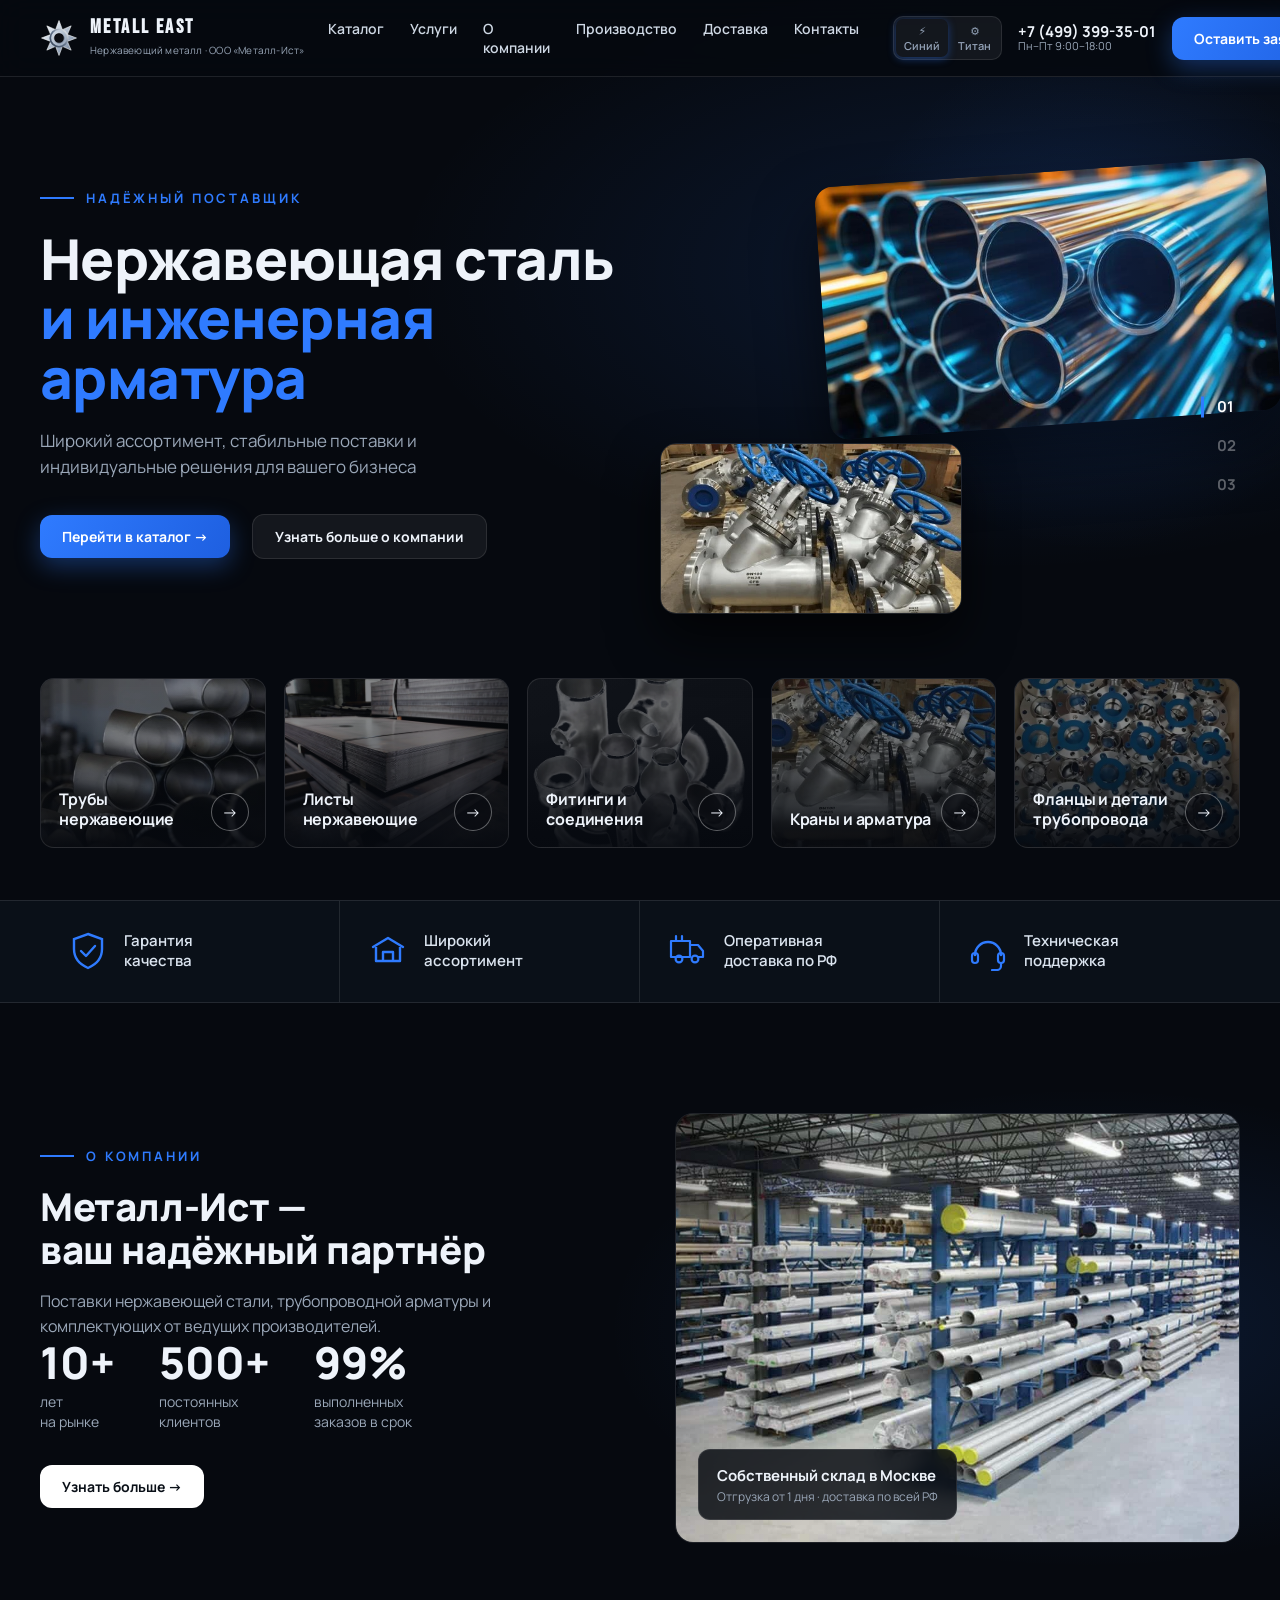
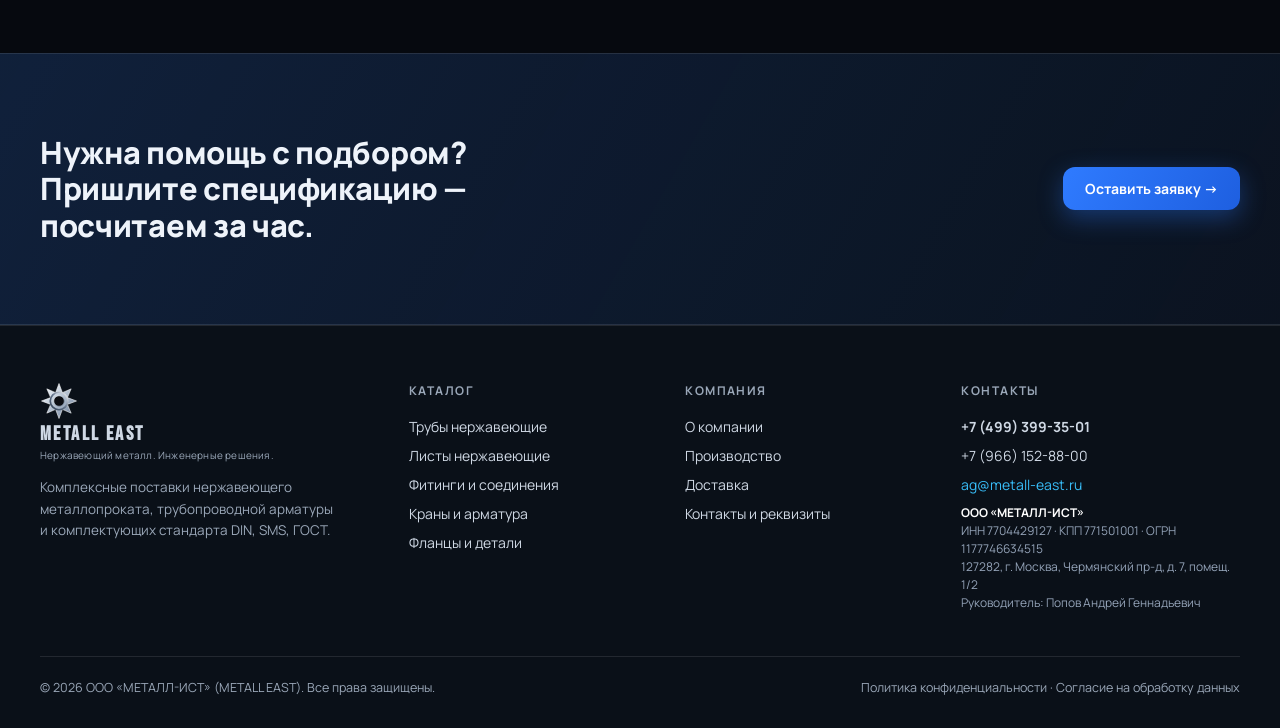
<file: index.html>
<!DOCTYPE html>
<html lang="ru">
<head>
<meta charset="UTF-8">
<meta name="viewport" content="width=device-width, initial-scale=1.0">
<title>МЕТАЛЛ-ИСТ — Нержавеющая сталь и инженерная арматура</title>
<meta name="description" content="Поставки нержавеющей стали, трубопроводной арматуры и комплектующих от ведущих производителей. Широкий ассортимент, стабильные поставки.">
<link rel="preconnect" href="https://fonts.googleapis.com">
<link href="https://fonts.googleapis.com/css2?family=Inter:wght@400;500;600;700;800&family=Manrope:wght@400;500;600;700;800&display=swap" rel="stylesheet">
<link rel="stylesheet" href="css/style.css">
</head>
<body>
<div id="site-header"></div>

<section class="hero">
  <div class="container hero-main">
    <div>
      <div class="hero-eyebrow">Надёжный поставщик</div>
      <h1>Нержавеющая сталь <span class="accent">и инженерная арматура</span></h1>
      <p class="lead">Широкий ассортимент, стабильные поставки и индивидуальные решения для вашего бизнеса</p>
      <div class="hero-actions">
        <a href="catalog.html" class="btn btn-blue">Перейти в каталог →</a>
        <a href="about.html" class="btn btn-ghost">Узнать больше о компании</a>
      </div>
    </div>
    <div class="hero-visual">
      <img class="pipes-img" src="img/hero-pipes.jpg" alt="Нержавеющие трубы">
      <img class="valves-img" src="img/cat-valves.jpg" alt="Нержавеющая арматура">
    </div>
  </div>

  <div class="slide-nav"><a href="#" class="active">01</a><a href="#">02</a><a href="#">03</a></div>

  <div class="container cats">
    <div class="cats-grid">
      <a class="cat-card" href="catalog.html?cat=truby">
        <img class="art" src="img/cat-pipes.jpg" alt="Трубы нержавеющие"><span class="shade"></span>
        <h3>Трубы нержавеющие</h3><span class="go">→</span>
      </a>
      <a class="cat-card" href="catalog.html?cat=listy">
        <img class="art" src="img/cat-sheets.jpg" alt="Листы нержавеющие"><span class="shade"></span>
        <h3>Листы нержавеющие</h3><span class="go">→</span>
      </a>
      <a class="cat-card" href="catalog.html?cat=fitingi">
        <img class="art" src="img/cat-fittings.png" alt="Фитинги и соединения"><span class="shade"></span>
        <h3>Фитинги и соединения</h3><span class="go">→</span>
      </a>
      <a class="cat-card" href="catalog.html?cat=krany">
        <img class="art" src="img/cat-valves.jpg" alt="Краны и арматура"><span class="shade"></span>
        <h3>Краны и арматура</h3><span class="go">→</span>
      </a>
      <a class="cat-card" href="catalog.html?cat=flantsy">
        <img class="art" src="img/cat-flanges.jpg" alt="Фланцы и детали трубопровода"><span class="shade"></span>
        <h3>Фланцы и детали трубопровода</h3><span class="go">→</span>
      </a>
    </div>
  </div>
</section>

<section class="features" id="features">
  <div class="container features-grid">
    <div class="feature">
      <svg width="40" height="40" viewBox="0 0 40 40" fill="none"><path d="M20 3l14 5v10c0 9-6 15.5-14 19C12 33.5 6 27 6 18V8l14-5z" stroke="#2f7bff" stroke-width="2.4"/><path d="M13 20l5 5 9-10" stroke="#2f7bff" stroke-width="2.4" stroke-linecap="round" stroke-linejoin="round"/></svg>
      <p>Гарантия<br>качества</p>
    </div>
    <div class="feature">
      <svg width="40" height="40" viewBox="0 0 40 40" fill="none"><path d="M5 16L20 7l15 9" stroke="#2f7bff" stroke-width="2.4" stroke-linecap="round" stroke-linejoin="round"/><path d="M8 16v14h24V16" stroke="#2f7bff" stroke-width="2.4" stroke-linejoin="round"/><path d="M15 30v-9h10v9" stroke="#2f7bff" stroke-width="2.4" stroke-linejoin="round"/></svg>
      <p>Широкий<br>ассортимент</p>
    </div>
    <div class="feature">
      <svg width="40" height="40" viewBox="0 0 40 40" fill="none"><path d="M3 10h19v16H3z" stroke="#2f7bff" stroke-width="2.2" stroke-linejoin="round"/><path d="M22 14h8l5 6v6h-5" stroke="#2f7bff" stroke-width="2.2" stroke-linejoin="round"/><circle cx="11" cy="28" r="3.4" stroke="#2f7bff" stroke-width="2.2"/><circle cx="27" cy="28" r="3.4" stroke="#2f7bff" stroke-width="2.2"/><path d="M8 5v5M14 5v5" stroke="#2f7bff" stroke-width="2.2" stroke-linecap="round"/></svg>
      <p>Оперативная<br>доставка по РФ</p>
    </div>
    <div class="feature">
      <svg width="40" height="40" viewBox="0 0 40 40" fill="none"><path d="M7 24a13 13 0 0 1 26 0" stroke="#2f7bff" stroke-width="2.4" stroke-linecap="round"/><rect x="4" y="22" width="6" height="10" rx="3" fill="none" stroke="#2f7bff" stroke-width="2.2"/><rect x="30" y="22" width="6" height="10" rx="3" fill="none" stroke="#2f7bff" stroke-width="2.2"/><path d="M33 32v3a4 4 0 0 1-4 4h-5" stroke="#2f7bff" stroke-width="2.2" stroke-linecap="round"/></svg>
      <p>Техническая<br>поддержка</p>
    </div>
  </div>
</section>

<section class="about" id="about">
  <div class="container about-grid">
    <div>
      <div class="eyebrow">О компании</div>
      <h2>Металл-Ист —<br>ваш надёжный партнёр</h2>
      <p>Поставки нержавеющей стали, трубопроводной арматуры и комплектующих от ведущих производителей.</p>
      <div class="stats">
        <div class="stat"><b>10+</b><span>лет<br>на рынке</span></div>
        <div class="stat"><b>500+</b><span>постоянных<br>клиентов</span></div>
        <div class="stat"><b>99%</b><span>выполненных<br>заказов в срок</span></div>
      </div>
      <a href="about.html" class="btn btn-white">Узнать больше →</a>
    </div>
    <div class="about-visual">
      <img src="img/warehouse.jpg" alt="Склад нержавеющего металлопроката">
      <div class="badge"><b>Собственный склад в Москве</b><span>Отгрузка от 1 дня · доставка по всей РФ</span></div>
    </div>
  </div>
</section>

<section class="cta-band">
  <div class="container cta-inner">
    <h2>Нужна помощь с подбором? Пришлите спецификацию — посчитаем за час.</h2>
    <button class="btn btn-blue" data-modal>Оставить заявку →</button>
  </div>
</section>

<div id="site-footer"></div>
<script src="js/data.js"></script>
<script src="js/layout.js"></script>
<script src="js/main.js"></script>
</body>
</html>
</file>
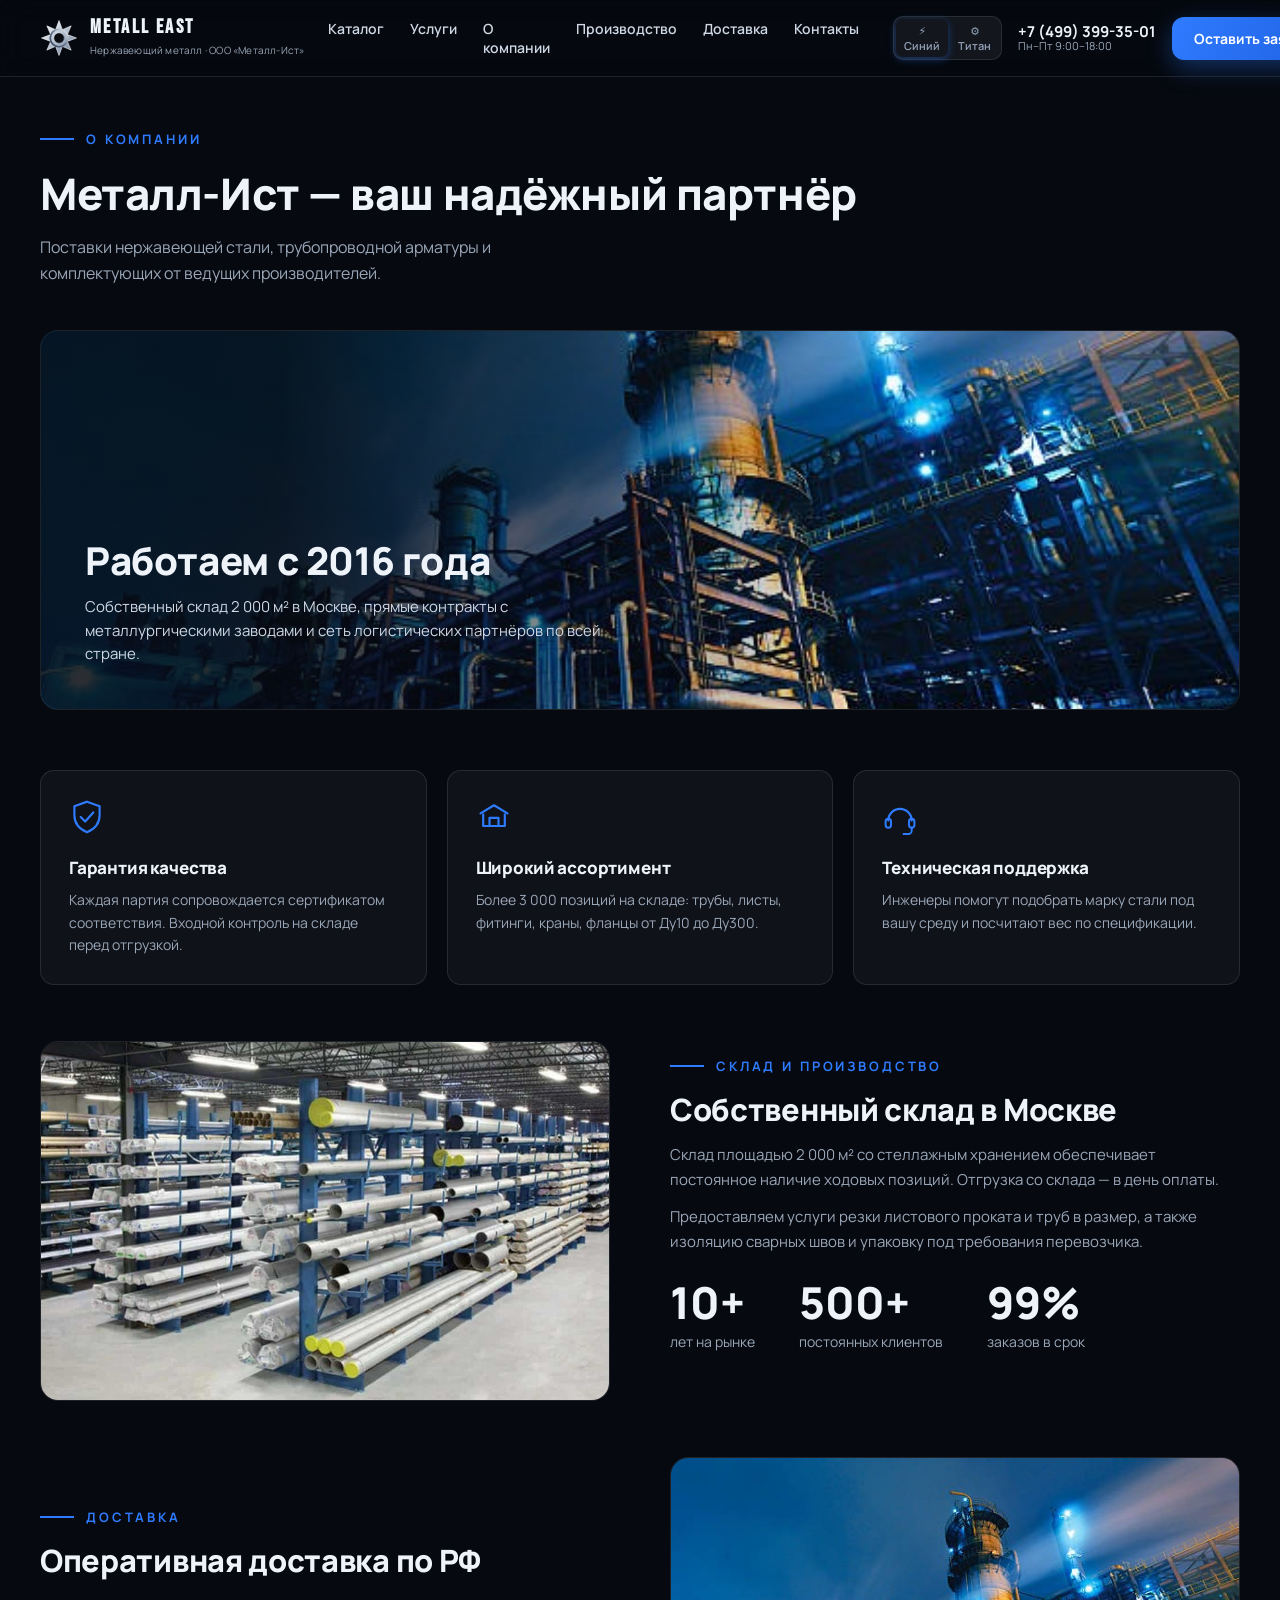
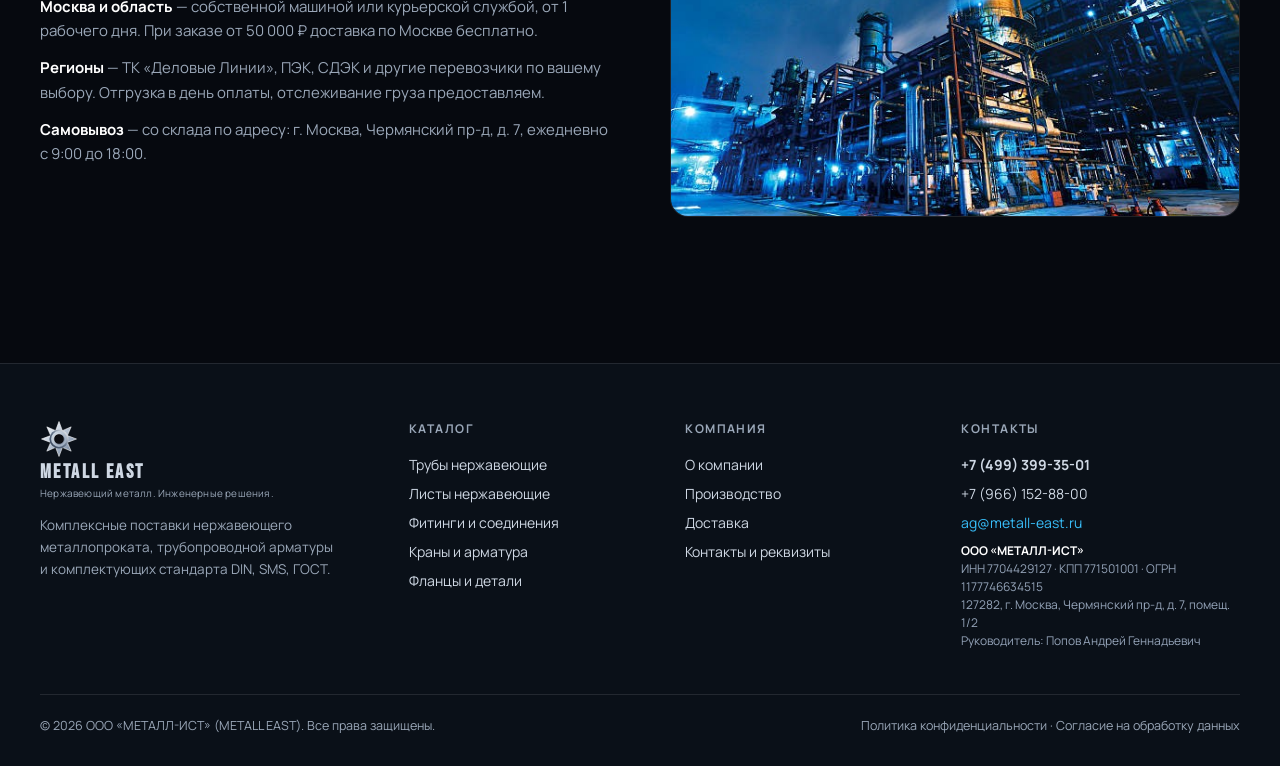
<file: about.html>
<!DOCTYPE html>
<html lang="ru">
<head>
<meta charset="UTF-8">
<meta name="viewport" content="width=device-width, initial-scale=1.0">
<title>О компании — МЕТАЛЛ-ИСТ</title>
<meta name="description" content="Металл-Ист — поставщик нержавеющей стали и трубопроводной арматуры с 2016 года. Склад в Москве, доставка по всей России.">
<link rel="preconnect" href="https://fonts.googleapis.com">
<link href="https://fonts.googleapis.com/css2?family=Inter:wght@400;500;600;700;800&family=Manrope:wght@400;500;600;700;800&display=swap" rel="stylesheet">
<link rel="stylesheet" href="css/style.css">
</head>
<body>
<div id="site-header"></div>

<div class="page">
  <div class="container">
    <div class="page-head">
      <div class="eyebrow">О компании</div>
      <h1>Металл-Ист — ваш надёжный партнёр</h1>
      <p>Поставки нержавеющей стали, трубопроводной арматуры и комплектующих от ведущих производителей.</p>
    </div>

    <div class="about-hero">
      <img src="img/plant.jpg" alt="Производство">
      <div class="ah-text">
        <h2>Работаем с 2016 года</h2>
        <p>Собственный склад 2 000 м² в Москве, прямые контракты с металлургическими заводами и сеть логистических партнёров по всей стране.</p>
      </div>
    </div>

    <div class="values-grid">
      <div class="value-card">
        <svg width="36" height="36" viewBox="0 0 40 40" fill="none"><path d="M20 3l14 5v10c0 9-6 15.5-14 19C12 33.5 6 27 6 18V8l14-5z" stroke="#2f7bff" stroke-width="2.4"/><path d="M13 20l5 5 9-10" stroke="#2f7bff" stroke-width="2.4" stroke-linecap="round" stroke-linejoin="round"/></svg>
        <h3>Гарантия качества</h3>
        <p>Каждая партия сопровождается сертификатом соответствия. Входной контроль на складе перед отгрузкой.</p>
      </div>
      <div class="value-card">
        <svg width="36" height="36" viewBox="0 0 40 40" fill="none"><path d="M5 16L20 7l15 9" stroke="#2f7bff" stroke-width="2.4" stroke-linecap="round" stroke-linejoin="round"/><path d="M8 16v14h24V16" stroke="#2f7bff" stroke-width="2.4" stroke-linejoin="round"/><path d="M15 30v-9h10v9" stroke="#2f7bff" stroke-width="2.4" stroke-linejoin="round"/></svg>
        <h3>Широкий ассортимент</h3>
        <p>Более 3 000 позиций на складе: трубы, листы, фитинги, краны, фланцы от Ду10 до Ду300.</p>
      </div>
      <div class="value-card">
        <svg width="36" height="36" viewBox="0 0 40 40" fill="none"><path d="M7 24a13 13 0 0 1 26 0" stroke="#2f7bff" stroke-width="2.4" stroke-linecap="round"/><rect x="4" y="22" width="6" height="10" rx="3" fill="none" stroke="#2f7bff" stroke-width="2.2"/><rect x="30" y="22" width="6" height="10" rx="3" fill="none" stroke="#2f7bff" stroke-width="2.2"/><path d="M33 32v3a4 4 0 0 1-4 4h-5" stroke="#2f7bff" stroke-width="2.2" stroke-linecap="round"/></svg>
        <h3>Техническая поддержка</h3>
        <p>Инженеры помогут подобрать марку стали под вашу среду и посчитают вес по спецификации.</p>
      </div>
    </div>

    <div class="two-col" id="production">
      <img src="img/warehouse.jpg" alt="Склад Металл-Ист">
      <div>
        <div class="eyebrow">Склад и производство</div>
        <h2 style="margin-top:16px">Собственный склад в Москве</h2>
        <p>Склад площадью 2 000 м² со стеллажным хранением обеспечивает постоянное наличие ходовых позиций. Отгрузка со склада — в день оплаты.</p>
        <p>Предоставляем услуги резки листового проката и труб в размер, а также изоляцию сварных швов и упаковку под требования перевозчика.</p>
        <div class="stats" style="margin-top:26px">
          <div class="stat"><b>10+</b><span>лет на рынке</span></div>
          <div class="stat"><b>500+</b><span>постоянных клиентов</span></div>
          <div class="stat"><b>99%</b><span>заказов в срок</span></div>
        </div>
      </div>
    </div>

    <div class="two-col" id="delivery">
      <div>
        <div class="eyebrow">Доставка</div>
        <h2 style="margin-top:16px">Оперативная доставка по РФ</h2>
        <p><b style="color:#fff">Москва и область</b> — собственной машиной или курьерской службой, от 1 рабочего дня. При заказе от 50 000 ₽ доставка по Москве бесплатно.</p>
        <p><b style="color:#fff">Регионы</b> — ТК «Деловые Линии», ПЭК, СДЭК и другие перевозчики по вашему выбору. Отгрузка в день оплаты, отслеживание груза предоставляем.</p>
        <p><b style="color:#fff">Самовывоз</b> — со склада по адресу: г. Москва, Чермянский пр-д, д. 7, ежедневно с 9:00 до 18:00.</p>
      </div>
      <img src="img/plant.jpg" alt="Логистика">
    </div>
  </div>
</div>

<div id="site-footer"></div>
<script src="js/data.js"></script>
<script src="js/layout.js"></script>
<script src="js/main.js"></script>
</body>
</html>
</file>
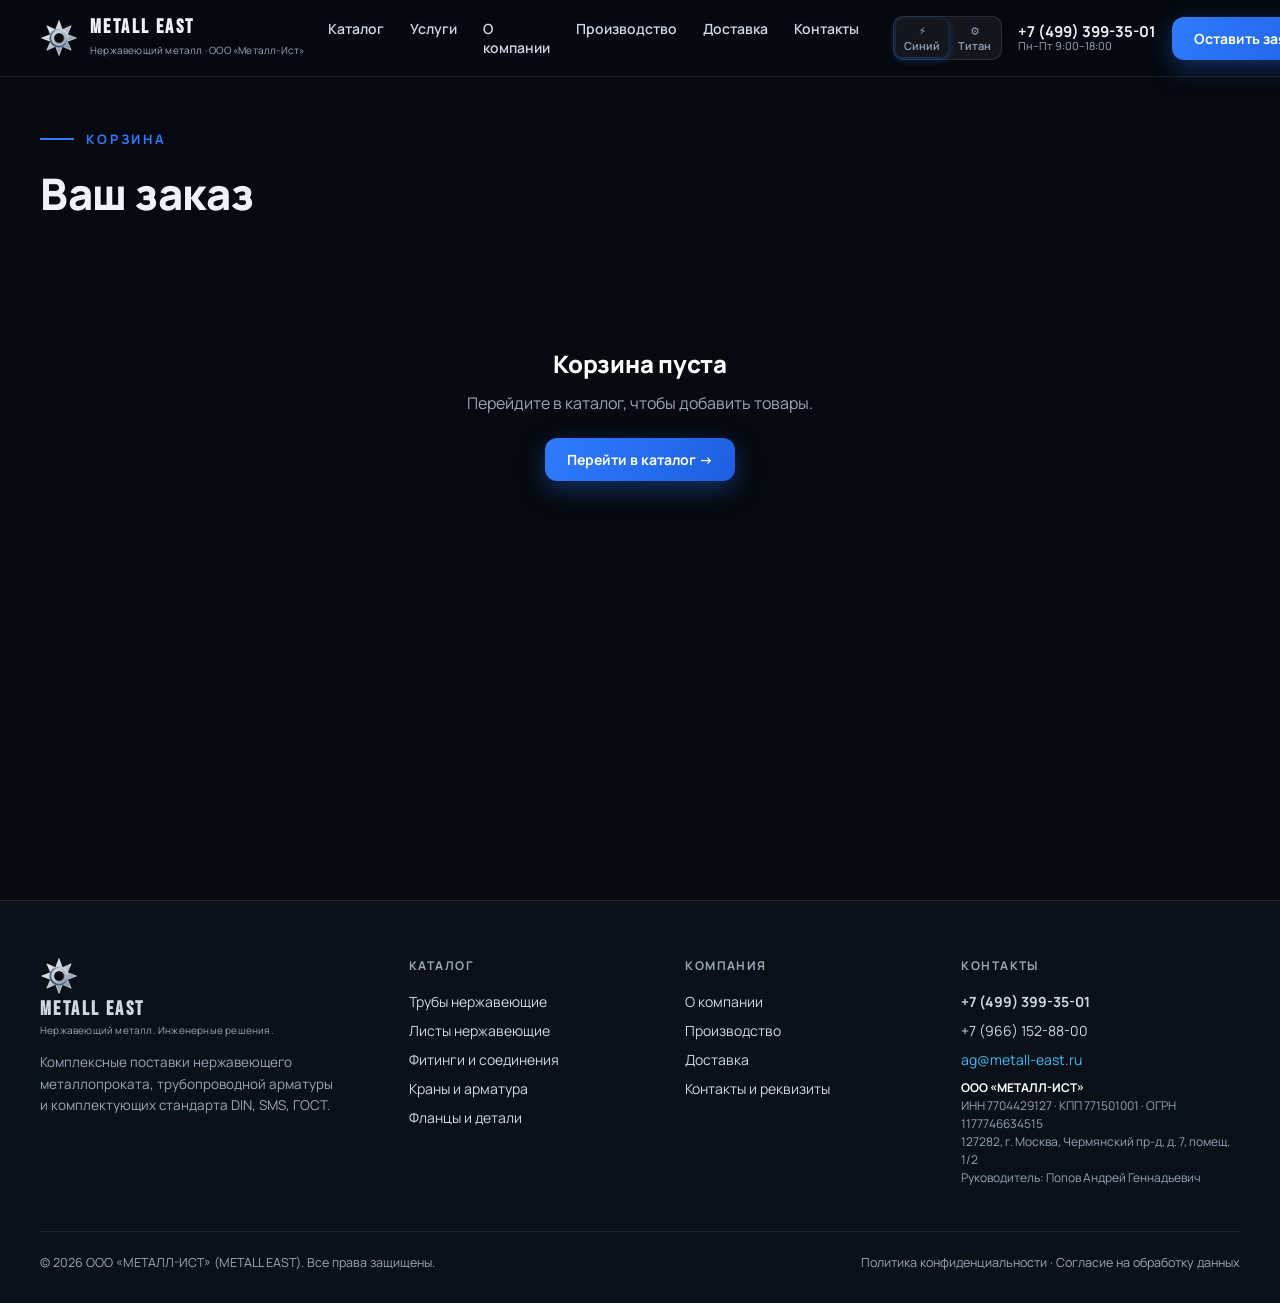
<file: cart.html>
<!DOCTYPE html>
<html lang="ru">
<head>
<meta charset="UTF-8">
<meta name="viewport" content="width=device-width, initial-scale=1.0">
<title>Корзина — МЕТАЛЛ-ИСТ</title>
<link rel="preconnect" href="https://fonts.googleapis.com">
<link href="https://fonts.googleapis.com/css2?family=Inter:wght@400;500;600;700;800&family=Manrope:wght@400;500;600;700;800&display=swap" rel="stylesheet">
<link rel="stylesheet" href="css/style.css">
</head>
<body>
<div id="site-header"></div>

<div class="page">
  <div class="container">
    <div class="page-head">
      <div class="eyebrow">Корзина</div>
      <h1>Ваш заказ</h1>
    </div>
    <div id="cartRoot"></div>
  </div>
</div>

<div id="site-footer"></div>
<script src="js/data.js"></script>
<script src="js/layout.js"></script>
<script src="js/main.js"></script>
<script src="js/cart.js"></script>
</body>
</html>
</file>
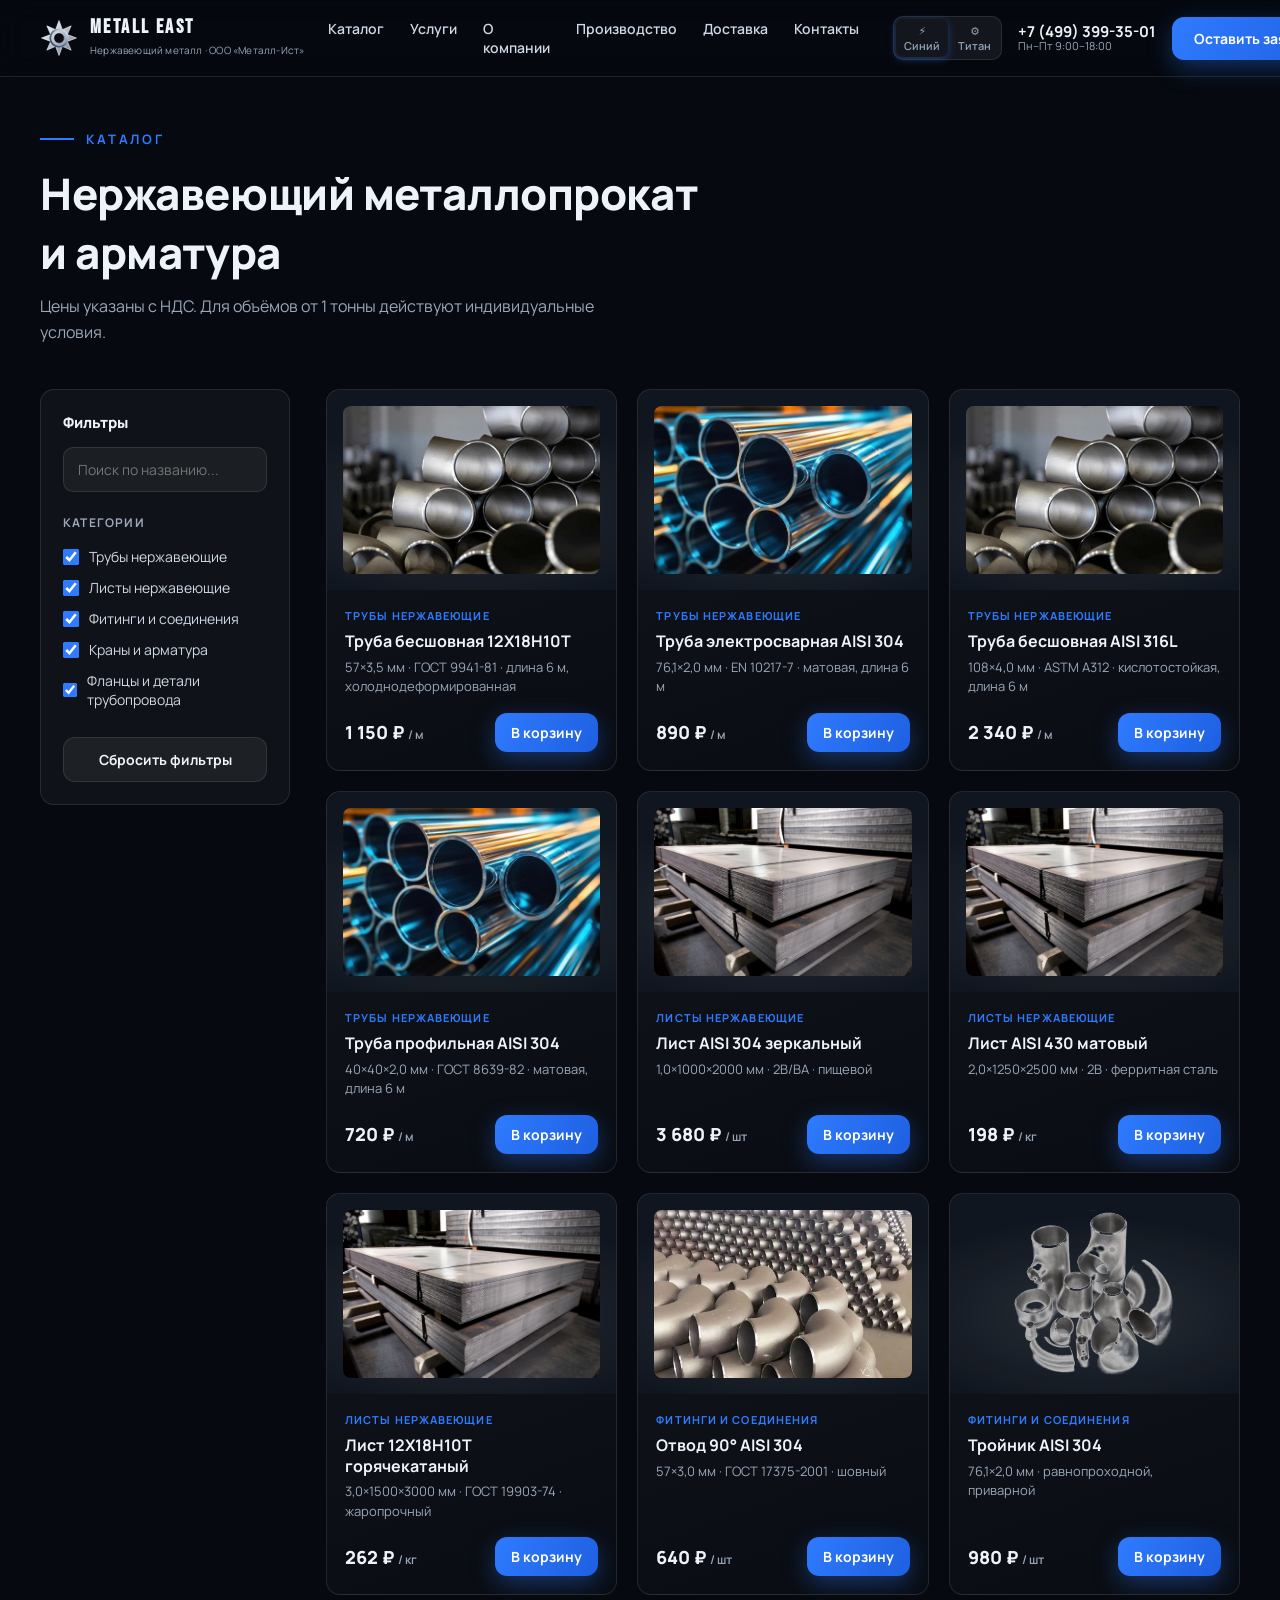
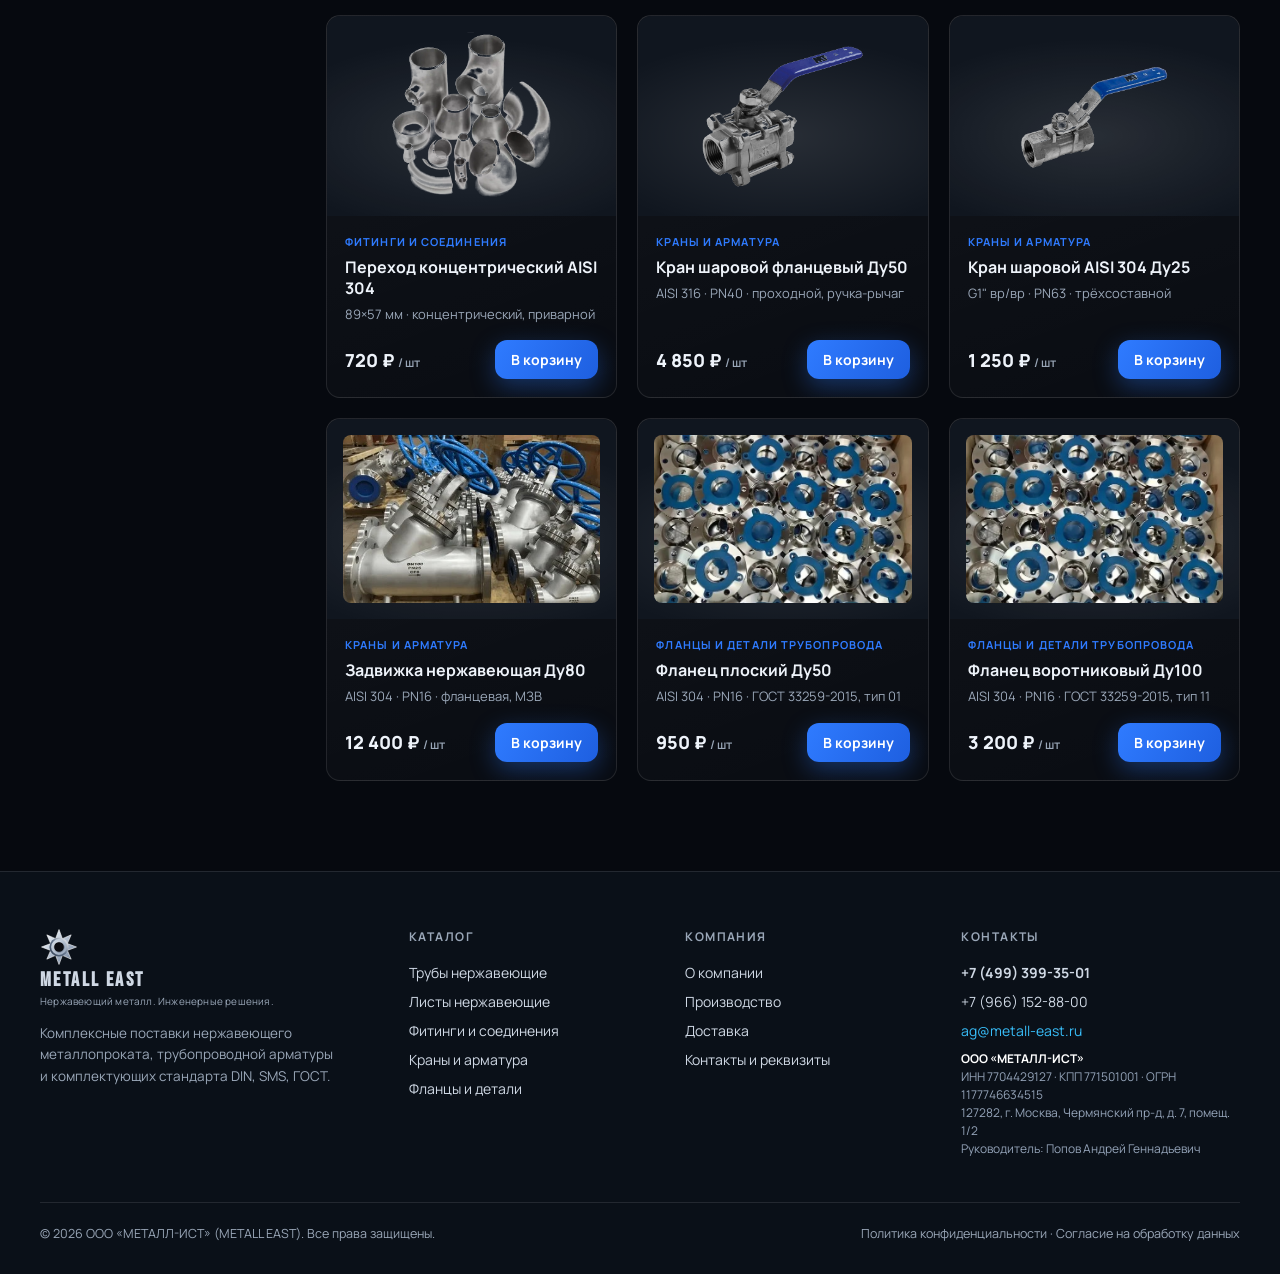
<file: catalog.html>
<!DOCTYPE html>
<html lang="ru">
<head>
<meta charset="UTF-8">
<meta name="viewport" content="width=device-width, initial-scale=1.0">
<title>Каталог — МЕТАЛЛ-ИСТ</title>
<meta name="description" content="Каталог нержавеющего металлопроката: трубы, листы, фитинги, краны, фланцы.">
<link rel="preconnect" href="https://fonts.googleapis.com">
<link href="https://fonts.googleapis.com/css2?family=Inter:wght@400;500;600;700;800&family=Manrope:wght@400;500;600;700;800&display=swap" rel="stylesheet">
<link rel="stylesheet" href="css/style.css">
</head>
<body>
<div id="site-header"></div>

<div class="page">
  <div class="container">
    <div class="page-head">
      <div class="eyebrow">Каталог</div>
      <h1>Нержавеющий металлопрокат<br>и арматура</h1>
      <p>Цены указаны с НДС. Для объёмов от 1 тонны действуют индивидуальные условия.</p>
    </div>
    <div class="catalog-layout">
      <aside class="filters">
        <h3>Фильтры</h3>
        <input class="search-input" id="search" type="text" placeholder="Поиск по названию...">
        <div class="filter-group">
          <p>Категории</p>
          <div id="catFilters"></div>
        </div>
        <button class="btn btn-ghost" id="resetFilters" style="width:100%;justify-content:center">Сбросить фильтры</button>
      </aside>
      <div class="products-grid" id="productsGrid"></div>
    </div>
  </div>
</div>

<div id="site-footer"></div>
<script src="js/data.js"></script>
<script src="js/layout.js"></script>
<script src="js/main.js"></script>
<script src="js/catalog.js"></script>
</body>
</html>
</file>
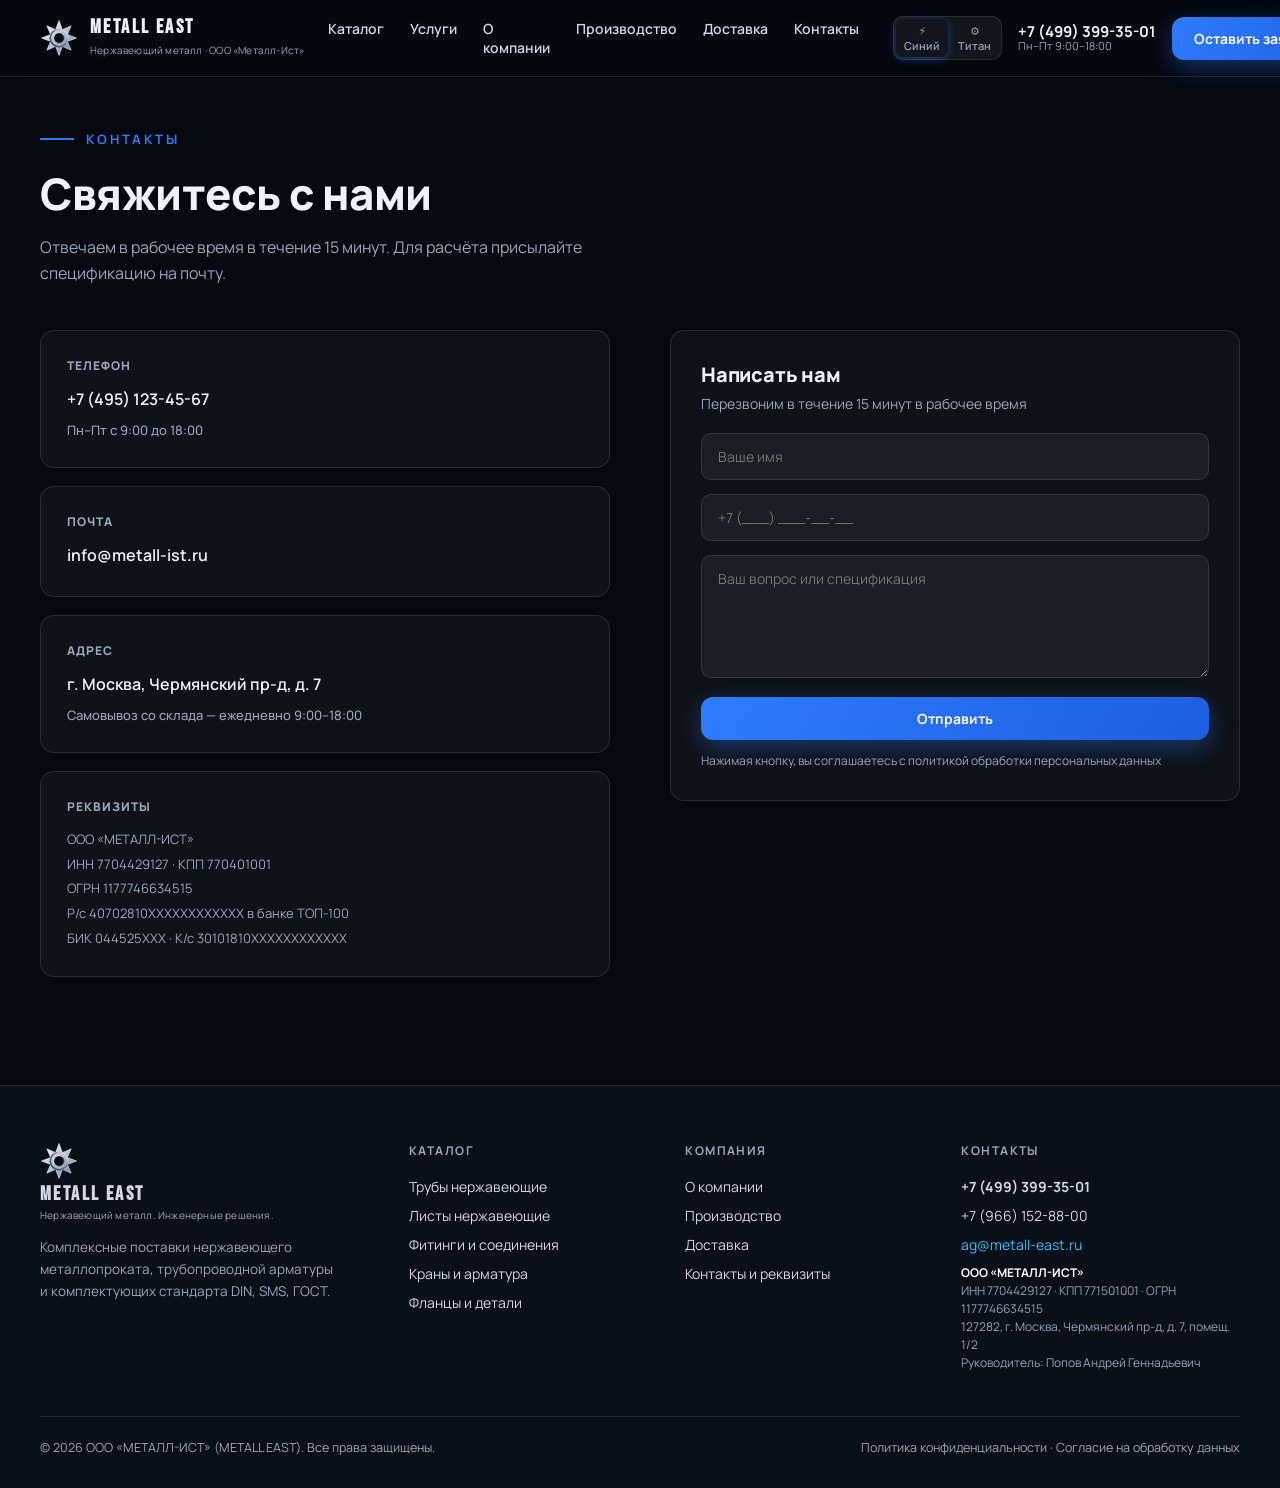
<file: contacts.html>
<!DOCTYPE html>
<html lang="ru">
<head>
<meta charset="UTF-8">
<meta name="viewport" content="width=device-width, initial-scale=1.0">
<title>Контакты — МЕТАЛЛ-ИСТ</title>
<link rel="preconnect" href="https://fonts.googleapis.com">
<link href="https://fonts.googleapis.com/css2?family=Inter:wght@400;500;600;700;800&family=Manrope:wght@400;500;600;700;800&display=swap" rel="stylesheet">
<link rel="stylesheet" href="css/style.css">
</head>
<body>
<div id="site-header"></div>

<div class="page">
  <div class="container">
    <div class="page-head">
      <div class="eyebrow">Контакты</div>
      <h1>Свяжитесь с нами</h1>
      <p>Отвечаем в рабочее время в течение 15 минут. Для расчёта присылайте спецификацию на почту.</p>
    </div>
    <div class="contacts-grid">
      <div>
        <div class="contact-block">
          <h3>Телефон</h3>
          <a href="tel:+74951234567">+7 (495) 123-45-67</a>
          <p style="color:var(--muted);font-size:13px;font-weight:500;margin-top:6px">Пн–Пт с 9:00 до 18:00</p>
        </div>
        <div class="contact-block">
          <h3>Почта</h3>
          <a href="mailto:info@metall-ist.ru">info@metall-ist.ru</a>
        </div>
        <div class="contact-block">
          <h3>Адрес</h3>
          <p>г. Москва, Чермянский пр-д, д. 7</p>
          <p style="color:var(--muted);font-size:13px;font-weight:500;margin-top:6px">Самовывоз со склада — ежедневно 9:00–18:00</p>
        </div>
        <div class="contact-block">
          <h3>Реквизиты</h3>
          <div class="requisites">
            ООО «МЕТАЛЛ-ИСТ»<br>
            ИНН 7704429127 · КПП 770401001<br>
            ОГРН 1177746634515<br>
            Р/с 40702810XXXXXXXXXXXX в банке ТОП-100<br>
            БИК 044525XXX · К/с 30101810XXXXXXXXXXXX
          </div>
        </div>
      </div>
      <div class="form-card">
        <h3>Написать нам</h3>
        <p>Перезвоним в течение 15 минут в рабочее время</p>
        <form id="contactForm">
          <div class="field"><input type="text" name="name" placeholder="Ваше имя" required></div>
          <div class="field"><input type="tel" name="phone" placeholder="+7 (___) ___-__-__" required></div>
          <div class="field"><textarea name="msg" rows="5" placeholder="Ваш вопрос или спецификация"></textarea></div>
          <button type="submit" class="btn btn-blue" style="width:100%;justify-content:center">Отправить</button>
          <p class="form-note">Нажимая кнопку, вы соглашаетесь с политикой обработки персональных данных</p>
        </form>
        <div class="form-success" id="contactSuccess">
          <svg width="52" height="52" viewBox="0 0 52 52" fill="none"><circle cx="26" cy="26" r="24" stroke="#2f7bff" stroke-width="3"/><path d="M15 27l8 8 14-16" stroke="#2f7bff" stroke-width="3.5" stroke-linecap="round" stroke-linejoin="round"/></svg>
          <b>Сообщение отправлено!</b>
          <p>Менеджер свяжется с вами в ближайшее время.</p>
        </div>
      </div>
    </div>
  </div>
</div>

<div id="site-footer"></div>
<script src="js/data.js"></script>
<script src="js/layout.js"></script>
<script src="js/main.js"></script>
<script>
document.getElementById('contactForm').addEventListener('submit', e => {
  e.preventDefault();
  e.target.style.display = 'none';
  document.getElementById('contactSuccess').style.display = 'block';
});
</script>
</body>
</html>
</file>
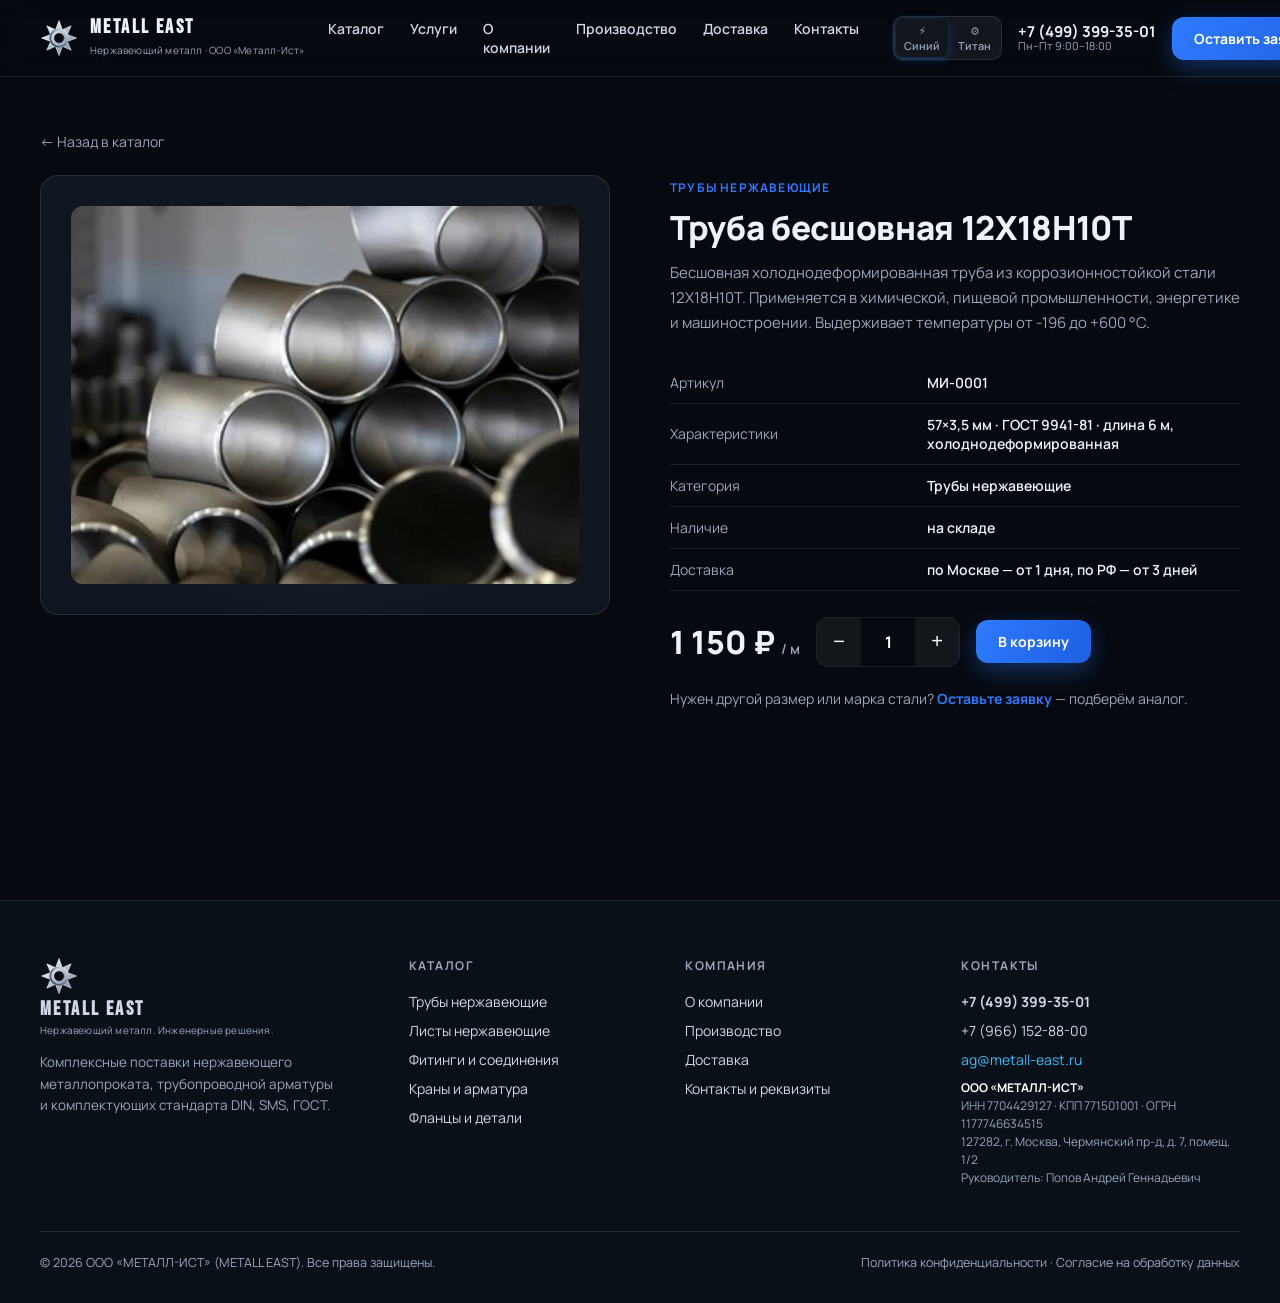
<file: product.html>
<!DOCTYPE html>
<html lang="ru">
<head>
<meta charset="UTF-8">
<meta name="viewport" content="width=device-width, initial-scale=1.0">
<title>Товар — МЕТАЛЛ-ИСТ</title>
<link rel="preconnect" href="https://fonts.googleapis.com">
<link href="https://fonts.googleapis.com/css2?family=Inter:wght@400;500;600;700;800&family=Manrope:wght@400;500;600;700;800&display=swap" rel="stylesheet">
<link rel="stylesheet" href="css/style.css">
</head>
<body>
<div id="site-header"></div>

<div class="page">
  <div class="container" id="productRoot"></div>
</div>

<div id="site-footer"></div>
<script src="js/data.js"></script>
<script src="js/layout.js"></script>
<script src="js/main.js"></script>
<script src="js/product.js"></script>
</body>
</html>
</file>
<file: css/style.css>
/* ==========================================================================
   ПОДКЛЮЧЕНИЕ ШРИФТОВ (BEBAS NEUE ДЛЯ ЛОГОТИПА + MANROPE ДЛЯ ТЕКСТА)
   ========================================================================== */
@import url('https://fonts.googleapis.com/css2?family=Bebas+Neue&family=Manrope:wght@400;500;600;700;800&display=swap');

/* ==========================================================================
   ТЕМА 1: СИНИЙ НЕОН (ПО УМОЛЧАНИЮ)
   ========================================================================== */
:root, [data-theme="blue"] {
  --bg: #06090f;
  --bg2: #0a1018;
  --panel: rgba(255, 255, 255, .04);
  --line: rgba(255, 255, 255, .10);
  --blue: #2f7bff;
  --blue2: #1e5fe0;
  --text: #eef3fa;
  --muted: #9aa7b8;
  --radius: 14px;

  /* Акценты для динамической смены темы */
  --btn-grad: linear-gradient(120deg, #2f7bff, #1e5fe0);
  --btn-text: #ffffff;
  --glow: rgba(47, 123, 255, .35);
  --glow-hover: rgba(47, 123, 255, .55);
  --card-hover-border: rgba(47, 123, 255, .6);
  --hero-glow: rgba(47, 123, 255, .14);
}

/* ==========================================================================
   ТЕМА 2: МАТОВЫЙ ТИТАН / ГРАФИТ (СТИЛЬ ВАШЕЙ ВИЗИТКИ)
   ========================================================================== */
[data-theme="titanium"] {
  --bg: #0c0d12;
  --bg2: #12141a;
  --panel: rgba(255, 255, 255, .03);
  --line: rgba(255, 255, 255, .08);
  --blue: #e2e8f0;             /* Серебристо-платиновый акцент */
  --blue2: #94a3b8;
  --text: #f8fafc;
  --muted: #8e95a5;
  --radius: 14px;

  /* Кнопки: платиновый хром с черным текстом как на визитке */
  --btn-grad: linear-gradient(135deg, #ffffff 0%, #cbd5e1 55%, #94a3b8 100%);
  --btn-text: #090a0d;
  --glow: rgba(255, 255, 255, .18);
  --glow-hover: rgba(255, 255, 255, .35);
  --card-hover-border: rgba(255, 255, 255, .35);
  --hero-glow: rgba(255, 255, 255, .07);
}

/* Базовый сброс */
* { margin: 0; padding: 0; box-sizing: border-box; }
html { scroll-behavior: smooth; }
body {
  font-family: 'Manrope', 'Inter', system-ui, sans-serif;
  background: var(--bg);
  color: var(--text);
  -webkit-font-smoothing: antialiased;
  overflow-x: hidden;
  transition: background-color .3s ease, color .3s ease;
}
a { color: inherit; text-decoration: none; }
ul { list-style: none; }
img { display: block; max-width: 100%; }
.container { max-width: 1400px; margin: 0 auto; padding: 0 40px; }
h1, h2, h3 { font-weight: 800; letter-spacing: -.01em; }

/* ==========================================================================
   HEADER / НАВИГАЦИЯ
   ========================================================================== */
header {
  position: fixed;
  top: 0; left: 0; right: 0;
  z-index: 100;
  backdrop-filter: blur(14px);
  background: rgba(6, 9, 15, .82);
  border-bottom: 1px solid var(--line);
  transition: background .3s, border-color .3s;
}
[data-theme="titanium"] header {
  background: rgba(12, 13, 18, .88);
}
.header-inner { display: flex; align-items: center; gap: 24px; height: 76px; }
.logo { display: flex; align-items: center; gap: 12px; flex-shrink: 0; }
.logo-mark { width: 40px; height: 40px; flex-shrink: 0; }
.logo-text b { font-family: 'Bebas Neue', sans-serif; font-size: 21px; letter-spacing: .12em; line-height: 1; display: block; }
.logo-text span { font-size: 10px; color: var(--muted); letter-spacing: .02em; }
nav { margin-left: auto; display: flex; gap: 26px; }
nav a { font-size: 14px; font-weight: 600; color: #cfd8e4; position: relative; padding: 6px 0; transition: color .2s; }
nav a::after { content: ''; position: absolute; left: 0; bottom: 0; height: 2px; width: 0; background: var(--blue); transition: width .25s; }
nav a:hover { color: #fff; }
nav a:hover::after, nav a.active::after { width: 100%; }
nav a.active { color: #fff; }

/* Переключатель тем в шапке */
.theme-switcher-box {
  display: inline-flex;
  align-items: center;
  background: rgba(255, 255, 255, .05);
  border: 1px solid var(--line);
  border-radius: 10px;
  padding: 2px;
  gap: 2px;
}
.theme-toggle-btn {
  border: none;
  background: transparent;
  cursor: pointer;
  padding: 5px 9px;
  border-radius: 7px;
  font-size: 11px;
  font-weight: 700;
  color: var(--muted);
  transition: all .2s;
  font-family: inherit;
}
.theme-toggle-btn:hover { color: #fff; }
.theme-toggle-btn.active {
  background: rgba(255, 255, 255, .15);
  color: #fff;
}
[data-theme="blue"] .theme-toggle-btn[data-theme="blue"].active {
  background: #2f7bff;
  color: #fff;
  box-shadow: 0 2px 8px rgba(47, 123, 255, .4);
}
[data-theme="titanium"] .theme-toggle-btn[data-theme="titanium"].active {
  background: #e2e8f0;
  color: #0c0d12;
  box-shadow: 0 2px 8px rgba(255, 255, 255, .2);
}

.header-contacts { display: flex; align-items: center; gap: 16px; margin-left: 10px; }
.phone { display: flex; flex-direction: column; line-height: 1.15; }
.phone a { font-size: 15px; font-weight: 700; white-space: nowrap; transition: color .2s; }
.phone a:hover { color: var(--blue); }
.phone span { font-size: 11px; color: var(--muted); }

/* Кнопки */
.btn {
  display: inline-flex;
  align-items: center;
  gap: 10px;
  padding: 12px 22px;
  border-radius: 12px;
  font-weight: 700;
  font-size: 14px;
  border: none;
  cursor: pointer;
  transition: transform .2s, box-shadow .2s, background .2s, filter .2s;
  white-space: nowrap;
  font-family: inherit;
}
.btn-blue {
  background: var(--btn-grad);
  color: var(--btn-text);
  box-shadow: 0 8px 24px var(--glow);
}
.btn-blue:hover {
  transform: translateY(-2px);
  box-shadow: 0 12px 32px var(--glow-hover);
  filter: brightness(1.06);
}
.btn-ghost { background: rgba(255, 255, 255, .06); color: var(--text); border: 1px solid var(--line); }
.btn-ghost:hover { background: rgba(255, 255, 255, .12); }
.btn-white { background: #fff; color: #0a1018; }
.btn-white:hover { transform: translateY(-2px); box-shadow: 0 12px 30px rgba(255, 255, 255, .15); }

/* Корзина */
.cart-link { position: relative; display: flex; align-items: center; gap: 8px; font-size: 14px; font-weight: 600; color: #cfd8e4; padding: 10px; border-radius: 10px; transition: background .2s; }
.cart-link:hover { background: rgba(255, 255, 255, .07); }
.cart-count {
  position: absolute;
  top: 2px; right: 2px;
  min-width: 18px; height: 18px;
  border-radius: 9px;
  background: var(--blue);
  color: var(--btn-text);
  font-size: 11px; font-weight: 800;
  display: flex; align-items: center; justify-content: center;
  padding: 0 5px;
}
.cart-count:empty { display: none; }
.burger { display: none; background: none; border: none; cursor: pointer; padding: 8px; }
.burger span { display: block; width: 24px; height: 2px; background: #fff; margin: 5px 0; border-radius: 2px; }
.mobile-menu { position: fixed; inset: 76px 0 auto 0; background: var(--bg2); border-bottom: 1px solid var(--line); padding: 20px 40px; display: none; z-index: 99; }
.mobile-menu.open { display: block; }
.mobile-menu a { display: block; padding: 12px 0; font-weight: 600; border-bottom: 1px solid rgba(255, 255, 255, .06); }

/* Типографика страниц */
.page { padding: 130px 0 90px; min-height: 100vh; }
.page-head { margin-bottom: 44px; }
.eyebrow { display: flex; align-items: center; gap: 12px; color: var(--blue); font-size: 13px; font-weight: 700; letter-spacing: .22em; text-transform: uppercase; }
.eyebrow::before { content: ''; width: 34px; height: 2px; background: var(--blue); }
.page-head h1 { font-size: clamp(30px, 3.4vw, 48px); margin-top: 16px; }
.page-head p { color: var(--muted); margin-top: 12px; max-width: 560px; line-height: 1.6; }

/* ==========================================================================
   HERO-СЕКЦИЯ (ГЛАВНАЯ)
   ========================================================================== */
.hero {
  position: relative;
  min-height: 100vh;
  display: flex; flex-direction: column; justify-content: center;
  padding: 130px 0 0;
  overflow: hidden;
  background: radial-gradient(1000px 500px at 78% 30%, var(--hero-glow), transparent 60%), var(--bg);
  transition: background .3s;
}
.hero-main { position: relative; display: grid; grid-template-columns: 1fr 1fr; gap: 40px; align-items: center; z-index: 2; }
.hero-eyebrow { display: flex; align-items: center; gap: 12px; color: var(--blue); font-size: 13px; font-weight: 700; letter-spacing: .22em; text-transform: uppercase; }
.hero-eyebrow::before { content: ''; width: 34px; height: 2px; background: var(--blue); }
.hero h1 { font-size: clamp(38px, 4.4vw, 64px); line-height: 1.06; margin: 22px 0 20px; }
.hero h1 .accent { color: var(--blue); display: block; transition: color .3s; }
.hero p.lead { font-size: 17px; color: var(--muted); max-width: 480px; line-height: 1.55; }
.hero-actions { display: flex; align-items: center; gap: 22px; margin-top: 34px; flex-wrap: wrap; }
.hero-visual { position: relative; height: 480px; }
.hero-visual .pipes-img { position: absolute; right: -6%; top: 8%; width: 78%; border-radius: 18px; box-shadow: 0 30px 60px rgba(0,0,0,.6); transform: rotate(-4deg); }
.hero-visual .valves-img { position: absolute; left: 0; bottom: 0; width: 52%; border-radius: 16px; border: 1px solid var(--line); box-shadow: 0 24px 50px rgba(0,0,0,.65); }
.hero-visual::after { content: ''; position: absolute; right: -140px; top: -120px; width: 560px; height: 560px; background: radial-gradient(circle, var(--hero-glow), transparent 65%); pointer-events: none; }
.slide-nav { position: absolute; right: 44px; top: 44%; display: flex; flex-direction: column; gap: 18px; z-index: 5; }
.slide-nav a { font-size: 15px; font-weight: 700; color: rgba(255, 255, 255, .35); position: relative; padding-left: 16px; transition: color .2s; }
.slide-nav a::before { content: ''; position: absolute; left: 0; top: 50%; transform: translateY(-50%); width: 3px; height: 0; background: var(--blue); transition: height .25s; }
.slide-nav a.active { color: #fff; }
.slide-nav a.active::before { height: 100%; }

/* ==========================================================================
   КАРТОЧКИ КАТЕГОРИЙ (5 КАРТОЧЕК)
   ========================================================================== */
.cats { margin-top: 64px; padding-bottom: 48px; position: relative; z-index: 2; }
.cats-grid { display: grid; grid-template-columns: repeat(5, 1fr); gap: 18px; }
.cat-card {
  position: relative;
  border: 1px solid var(--line);
  border-radius: var(--radius);
  height: 170px;
  background: linear-gradient(160deg, rgba(255, 255, 255, .05), rgba(255, 255, 255, .015));
  overflow: hidden;
  transition: transform .25s, border-color .25s, box-shadow .25s;
  display: flex; flex-direction: column; justify-content: flex-end;
  padding: 18px;
}
.cat-card:hover { transform: translateY(-6px); border-color: var(--card-hover-border); box-shadow: 0 18px 40px rgba(0, 0, 0, .4); }
.cat-card .art { position: absolute; inset: 0; width: 100%; height: 100%; object-fit: cover; opacity: .55; transition: opacity .25s, transform .4s; }
.cat-card:hover .art { opacity: .75; transform: scale(1.05); }
.cat-card .shade { position: absolute; inset: 0; background: linear-gradient(180deg, rgba(6, 9, 15, .1) 30%, rgba(6, 9, 15, .92) 100%); }
.cat-card h3 { position: relative; font-size: 16px; font-weight: 700; line-height: 1.25; z-index: 2; max-width: 78%; }
.cat-card .go {
  position: absolute; right: 16px; bottom: 16px;
  width: 38px; height: 38px;
  border-radius: 50%;
  border: 1px solid rgba(255, 255, 255, .35);
  display: flex; align-items: center; justify-content: center;
  transition: background .2s, border-color .2s, color .2s;
  z-index: 2;
  background: rgba(6, 9, 15, .5);
}
.cat-card:hover .go { background: var(--blue); border-color: var(--blue); color: var(--btn-text); }

/* ==========================================================================
   ПРЕИМУЩЕСТВА (УТП)
   ========================================================================== */
.features { border-top: 1px solid var(--line); border-bottom: 1px solid var(--line); background: var(--bg2); }
.features-grid { display: grid; grid-template-columns: repeat(4, 1fr); }
.feature { display: flex; align-items: center; gap: 16px; padding: 30px 28px; border-right: 1px solid var(--line); }
.feature:last-child { border-right: none; }
.feature p { font-size: 15px; font-weight: 600; line-height: 1.35; color: #dbe4ef; }

/* ==========================================================================
   О КОМПАНИИ (ИНДЕКСНАЯ СТРАНИЦА)
   ========================================================================== */
.about { padding: 110px 0; position: relative; background: radial-gradient(800px 400px at 85% 50%, var(--hero-glow), transparent 60%), var(--bg); }
.about-grid { display: grid; grid-template-columns: 1fr 1fr; gap: 70px; align-items: center; }
.about h2 { font-size: clamp(30px, 3vw, 44px); margin: 20px 0 18px; line-height: 1.12; }
.about p { color: var(--muted); font-size: 16px; line-height: 1.6; max-width: 460px; }
.stats { display: flex; gap: 44px; margin: 0 0 34px; flex-wrap: wrap; }
.stat b { font-size: 44px; font-weight: 800; display: block; line-height: 1; }
.stat span { display: block; margin-top: 8px; color: var(--muted); font-size: 14px; line-height: 1.4; }
.about-visual { position: relative; border-radius: 18px; overflow: hidden; height: 430px; border: 1px solid var(--line); }
.about-visual img { width: 100%; height: 100%; object-fit: cover; }
.about-visual::after { content: ''; position: absolute; inset: 0; background: linear-gradient(120deg, rgba(6, 9, 15, .35), transparent 45%, var(--hero-glow)); }
.about-visual .badge { position: absolute; left: 22px; bottom: 22px; z-index: 2; background: rgba(6, 9, 15, .82); backdrop-filter: blur(8px); border: 1px solid var(--line); border-radius: 12px; padding: 14px 18px; }
.badge b { font-size: 15px; }
.badge span { display: block; font-size: 12px; color: var(--muted); margin-top: 2px; }

/* CTA полоса */
.cta-band { padding: 80px 0; background: linear-gradient(120deg, rgba(47, 123, 255, .15), rgba(30, 95, 224, .04)), var(--bg2); border-top: 1px solid var(--line); border-bottom: 1px solid var(--line); }
[data-theme="titanium"] .cta-band { background: linear-gradient(120deg, rgba(255, 255, 255, .06), rgba(255, 255, 255, .02)), var(--bg2); }
.cta-inner { display: flex; align-items: center; justify-content: space-between; gap: 32px; flex-wrap: wrap; }
.cta-inner h2 { font-size: clamp(24px, 2.4vw, 34px); max-width: 520px; line-height: 1.2; }

/* ==========================================================================
   СТРАНИЦА КАТАЛОГА (CATALOG.HTML)
   ========================================================================== */
.catalog-layout { display: grid; grid-template-columns: 250px 1fr; gap: 36px; align-items: start; }
.filters { border: 1px solid var(--line); border-radius: var(--radius); padding: 22px; background: var(--panel); position: sticky; top: 104px; }
.filters h3 { font-size: 15px; margin-bottom: 14px; }
.filter-group { margin-bottom: 22px; }
.filter-group p { font-size: 12px; text-transform: uppercase; letter-spacing: .1em; color: var(--muted); margin-bottom: 10px; font-weight: 700; }
.check { display: flex; align-items: center; gap: 10px; font-size: 14px; color: #cfd8e4; padding: 6px 0; cursor: pointer; user-select: none; }
.check input { accent-color: var(--blue); width: 16px; height: 16px; cursor: pointer; }
.search-input { width: 100%; background: rgba(255, 255, 255, .05); border: 1px solid var(--line); border-radius: 10px; padding: 12px 14px; color: var(--text); font-size: 14px; font-family: inherit; outline: none; margin-bottom: 22px; transition: border-color .2s; }
.search-input:focus { border-color: var(--blue); }
.products-grid { display: grid; grid-template-columns: repeat(3, 1fr); gap: 20px; }
.product-card { border: 1px solid var(--line); border-radius: var(--radius); background: linear-gradient(160deg, rgba(255, 255, 255, .05), rgba(255, 255, 255, .015)); overflow: hidden; display: flex; flex-direction: column; transition: transform .25s, border-color .25s, box-shadow .25s; }
.product-card:hover { transform: translateY(-4px); border-color: var(--card-hover-border); box-shadow: 0 12px 30px rgba(0, 0, 0, .35); }
.product-card .p-img { height: 200px; display: flex; align-items: center; justify-content: center; background: radial-gradient(300px 140px at 50% 60%, rgba(255, 255, 255, .10), transparent 70%), #10161f; padding: 16px; }
.product-card .p-img img { max-height: 100%; object-fit: contain; border-radius: 8px; }
.product-card .p-img img.photo { object-fit: cover; width: 100%; height: 100%; border-radius: 8px; }
.p-body { padding: 18px; display: flex; flex-direction: column; flex: 1; }
.p-cat { font-size: 11px; color: var(--blue); font-weight: 700; text-transform: uppercase; letter-spacing: .1em; transition: color .3s; }
.p-name { font-size: 16px; font-weight: 700; margin: 8px 0 6px; line-height: 1.3; }
.p-spec { font-size: 13px; color: var(--muted); line-height: 1.5; flex: 1; }
.p-foot { display: flex; align-items: center; justify-content: space-between; margin-top: 16px; gap: 10px; }
.p-price { font-size: 18px; font-weight: 800; white-space: nowrap; }
.p-price small { font-size: 12px; color: var(--muted); font-weight: 600; }
.empty { grid-column: 1/-1; text-align: center; color: var(--muted); padding: 60px 0; font-size: 15px; }

/* ==========================================================================
   КАРТОЧКА ТОВАРА (PRODUCT.HTML)
   ========================================================================== */
.product-layout { display: grid; grid-template-columns: 1fr 1fr; gap: 60px; align-items: start; }
.product-gallery { border: 1px solid var(--line); border-radius: 18px; background: radial-gradient(400px 300px at 50% 55%, rgba(255, 255, 255, .08), transparent 70%), #10161f; height: 440px; display: flex; align-items: center; justify-content: center; padding: 30px; }
.product-gallery img { max-height: 100%; object-fit: contain; border-radius: 12px; }
.product-gallery img.photo { object-fit: cover; width: 100%; height: 100%; }
.product-info .p-cat { font-size: 12px; }
.product-info h1 { font-size: clamp(26px, 2.6vw, 38px); margin: 12px 0 14px; line-height: 1.15; }
.product-info > p { color: var(--muted); line-height: 1.65; font-size: 15px; }
.spec-table { width: 100%; border-collapse: collapse; margin: 26px 0; font-size: 14px; }
.spec-table td { padding: 11px 0; border-bottom: 1px solid var(--line); }
.spec-table td:first-child { color: var(--muted); width: 45%; }
.spec-table td:last-child { font-weight: 600; }
.buy-row { display: flex; align-items: center; gap: 16px; flex-wrap: wrap; }
.qty { display: flex; align-items: center; border: 1px solid var(--line); border-radius: 12px; overflow: hidden; }
.qty button { width: 44px; height: 48px; background: rgba(255, 255, 255, .05); border: none; color: #fff; font-size: 20px; cursor: pointer; transition: background .2s; }
.qty button:hover { background: rgba(255, 255, 255, .12); }
.qty input { width: 54px; text-align: center; background: transparent; border: none; color: #fff; font-size: 16px; font-weight: 700; outline: none; font-family: inherit; }
.product-price { font-size: 32px; font-weight: 800; }
.product-price small { font-size: 14px; color: var(--muted); font-weight: 600; }
.back-link { color: var(--muted); font-size: 14px; display: inline-flex; align-items: center; gap: 8px; margin-bottom: 24px; transition: color .2s; }
.back-link:hover { color: #fff; }

/* ==========================================================================
   КОРЗИНА (CART.HTML)
   ========================================================================== */
.cart-layout { display: grid; grid-template-columns: 1fr 380px; gap: 40px; align-items: start; }
.cart-items { display: flex; flex-direction: column; gap: 16px; }
.cart-item { display: grid; grid-template-columns: 96px 1fr auto; gap: 18px; align-items: center; border: 1px solid var(--line); border-radius: var(--radius); padding: 16px; background: var(--panel); }
.cart-item .ci-img { width: 96px; height: 96px; border-radius: 10px; background: #10161f; display: flex; align-items: center; justify-content: center; overflow: hidden; }
.cart-item .ci-img img { max-width: 86%; max-height: 86%; object-fit: contain; }
.ci-name { font-size: 15px; font-weight: 700; }
.ci-spec { font-size: 12.5px; color: var(--muted); margin-top: 4px; }
.ci-price { font-size: 15px; font-weight: 800; margin-top: 8px; white-space: nowrap; }
.ci-controls { display: flex; align-items: center; gap: 14px; }
.ci-controls .qty button { width: 34px; height: 38px; font-size: 16px; }
.ci-controls .qty input { width: 40px; font-size: 14px; }
.ci-remove { background: none; border: none; color: var(--muted); cursor: pointer; font-size: 13px; text-decoration: underline; margin-top: 8px; }
.ci-remove:hover { color: #ff6b6b; }
.cart-summary { border: 1px solid var(--line); border-radius: var(--radius); padding: 26px; background: var(--panel); position: sticky; top: 104px; }
.cart-summary h3 { font-size: 18px; margin-bottom: 18px; }
.sum-row { display: flex; justify-content: space-between; font-size: 14px; color: #cfd8e4; padding: 9px 0; }
.sum-row.total { border-top: 1px solid var(--line); margin-top: 10px; padding-top: 16px; font-size: 18px; font-weight: 800; color: #fff; }
.cart-empty { text-align: center; padding: 80px 0; color: var(--muted); }
.cart-empty h2 { margin-bottom: 12px; color: #fff; }

/* ==========================================================================
   О КОМПАНИИ (ABOUT.HTML)
   ========================================================================== */
.about-hero { border-radius: 18px; overflow: hidden; position: relative; height: 380px; margin-bottom: 60px; border: 1px solid var(--line); }
.about-hero img { width: 100%; height: 100%; object-fit: cover; }
.about-hero::after { content: ''; position: absolute; inset: 0; background: linear-gradient(90deg, rgba(6, 9, 15, .85) 20%, transparent 70%); }
.about-hero .ah-text { position: absolute; left: 44px; bottom: 44px; z-index: 2; max-width: 520px; }
.about-hero .ah-text h2 { font-size: clamp(26px, 3vw, 40px); line-height: 1.15; }
.about-hero .ah-text p { color: #cfd8e4; margin-top: 12px; line-height: 1.55; font-size: 15px; }
.values-grid { display: grid; grid-template-columns: repeat(3, 1fr); gap: 20px; margin: 56px 0; }
.value-card { border: 1px solid var(--line); border-radius: var(--radius); padding: 28px; background: var(--panel); }
.value-card h3 { font-size: 17px; margin: 16px 0 10px; }
.value-card p { color: var(--muted); font-size: 14px; line-height: 1.6; }
.two-col { display: grid; grid-template-columns: 1fr 1fr; gap: 60px; align-items: center; margin: 56px 0; }
.two-col img { border-radius: 18px; border: 1px solid var(--line); width: 100%; height: 360px; object-fit: cover; }
.two-col h2 { font-size: clamp(24px, 2.4vw, 34px); margin-bottom: 16px; line-height: 1.2; }
.two-col p { color: var(--muted); line-height: 1.65; font-size: 15px; }
.two-col p + p { margin-top: 12px; }

/* ==========================================================================
   КОНТАКТЫ (CONTACTS.HTML)
   ========================================================================== */
.contacts-grid { display: grid; grid-template-columns: 1fr 1fr; gap: 60px; align-items: start; }
.contact-block { border: 1px solid var(--line); border-radius: var(--radius); padding: 26px; background: var(--panel); margin-bottom: 18px; }
.contact-block h3 { font-size: 12px; margin-bottom: 12px; color: var(--muted); text-transform: uppercase; letter-spacing: .08em; }
.contact-block p, .contact-block a { font-size: 16px; font-weight: 600; line-height: 1.7; display: block; transition: color .2s; }
.contact-block a:hover { color: var(--blue); }
.requisites { font-size: 13px; color: var(--muted); line-height: 1.9; }
.form-card { border: 1px solid var(--line); border-radius: var(--radius); padding: 30px; background: var(--panel); }
.form-card h3 { font-size: 20px; margin-bottom: 6px; }
.form-card > p { color: var(--muted); font-size: 14px; margin-bottom: 20px; }
.field { margin-bottom: 14px; }
.field input, .field textarea { width: 100%; background: rgba(255, 255, 255, .05); border: 1px solid var(--line); border-radius: 10px; padding: 13px 16px; color: var(--text); font-size: 14px; font-family: inherit; outline: none; transition: border-color .2s; }
.field input:focus, .field textarea:focus { border-color: var(--blue); }
.form-note { font-size: 12px; color: var(--muted); margin-top: 12px; line-height: 1.5; }
.form-success { display: none; text-align: center; padding: 20px 0; }
.form-success b { display: block; font-size: 20px; margin: 14px 0 8px; }
.form-success p { color: var(--muted); font-size: 14px; }

/* ==========================================================================
   ПОДВАЛ (FOOTER)
   ========================================================================== */
footer { border-top: 1px solid var(--line); background: var(--bg2); padding: 56px 0 32px; transition: background .3s, border-color .3s; }
.footer-grid { display: grid; grid-template-columns: 1.4fr 1fr 1fr 1.2fr; gap: 44px; }
.footer-grid h4 { font-size: 12px; letter-spacing: .12em; text-transform: uppercase; color: var(--muted); margin-bottom: 18px; font-weight: 700; }
.footer-grid a { display: block; color: #cfd8e4; font-size: 14px; margin-bottom: 10px; transition: color .2s; }
.footer-grid a:hover { color: var(--blue); }
.footer-about p { color: var(--muted); font-size: 13.5px; line-height: 1.6; margin-top: 14px; max-width: 300px; }
.footer-bottom { margin-top: 44px; padding-top: 22px; border-top: 1px solid var(--line); display: flex; justify-content: space-between; gap: 16px; flex-wrap: wrap; color: var(--muted); font-size: 12.5px; }

/* ==========================================================================
   МОДАЛКА И TOAST-УВЕДОМЛЕНИЯ
   ========================================================================== */
.modal { position: fixed; inset: 0; z-index: 200; display: flex; align-items: center; justify-content: center; padding: 20px; visibility: hidden; opacity: 0; transition: opacity .25s, visibility .25s; }
.modal.open { visibility: visible; opacity: 1; }
.modal-backdrop { position: absolute; inset: 0; background: rgba(3, 5, 9, .75); backdrop-filter: blur(6px); }
.modal-box { position: relative; width: 100%; max-width: 440px; background: var(--bg2); border: 1px solid var(--line); border-radius: 18px; padding: 34px; transform: translateY(16px); transition: transform .25s, background .3s; }
.modal.open .modal-box { transform: translateY(0); }
.modal-box h3 { font-size: 22px; margin-bottom: 8px; }
.modal-box > p { color: var(--muted); font-size: 14px; margin-bottom: 22px; }
.modal-close { position: absolute; top: 16px; right: 16px; background: none; border: none; color: var(--muted); cursor: pointer; font-size: 22px; line-height: 1; }
.modal-close:hover { color: #fff; }

.toast { position: fixed; bottom: 28px; left: 50%; transform: translate(-50%, 80px); background: var(--bg2); border: 1px solid var(--line); border-radius: 12px; padding: 14px 22px; font-size: 14px; font-weight: 600; z-index: 300; transition: transform .3s; box-shadow: 0 12px 32px rgba(0, 0, 0, .5); }
.toast.show { transform: translate(-50%, 0); }

/* ==========================================================================
   АДАПТИВНОСТЬ ПОД ЭКРАНЫ
   ========================================================================== */
@media (max-width: 1100px) {
  .cats-grid { grid-template-columns: repeat(3, 1fr); }
  .hero-main { grid-template-columns: 1fr; }
  .hero-visual { height: 380px; max-width: 640px; }
  .slide-nav { display: none; }
  .footer-grid { grid-template-columns: 1fr 1fr; }
  .features-grid { grid-template-columns: repeat(2, 1fr); }
  .feature { border-bottom: 1px solid var(--line); }
  .products-grid { grid-template-columns: repeat(2, 1fr); }
  .catalog-layout { grid-template-columns: 1fr; }
  .filters { position: static; }
  .cart-layout { grid-template-columns: 1fr; }
  .cart-summary { position: static; }
}

@media (max-width: 820px) {
  nav, .header-contacts .phone { display: none; }
  .burger { display: block; margin-left: auto; }
  .about-grid, .product-layout, .contacts-grid, .two-col { grid-template-columns: 1fr; gap: 36px; }
  .values-grid { grid-template-columns: 1fr; }
  .cats-grid { grid-template-columns: repeat(2, 1fr); }
  .container { padding: 0 20px; }
}

@media (max-width: 560px) {
  .features-grid { grid-template-columns: 1fr; }
  .footer-grid { grid-template-columns: 1fr; }
  .stats { gap: 28px; }
  .products-grid { grid-template-columns: 1fr; }
  .hero-actions .btn { width: 100%; justify-content: center; }
  .cart-item { grid-template-columns: 72px 1fr; }
  .ci-controls { grid-column: 1/-1; justify-content: space-between; }
}
</file>
